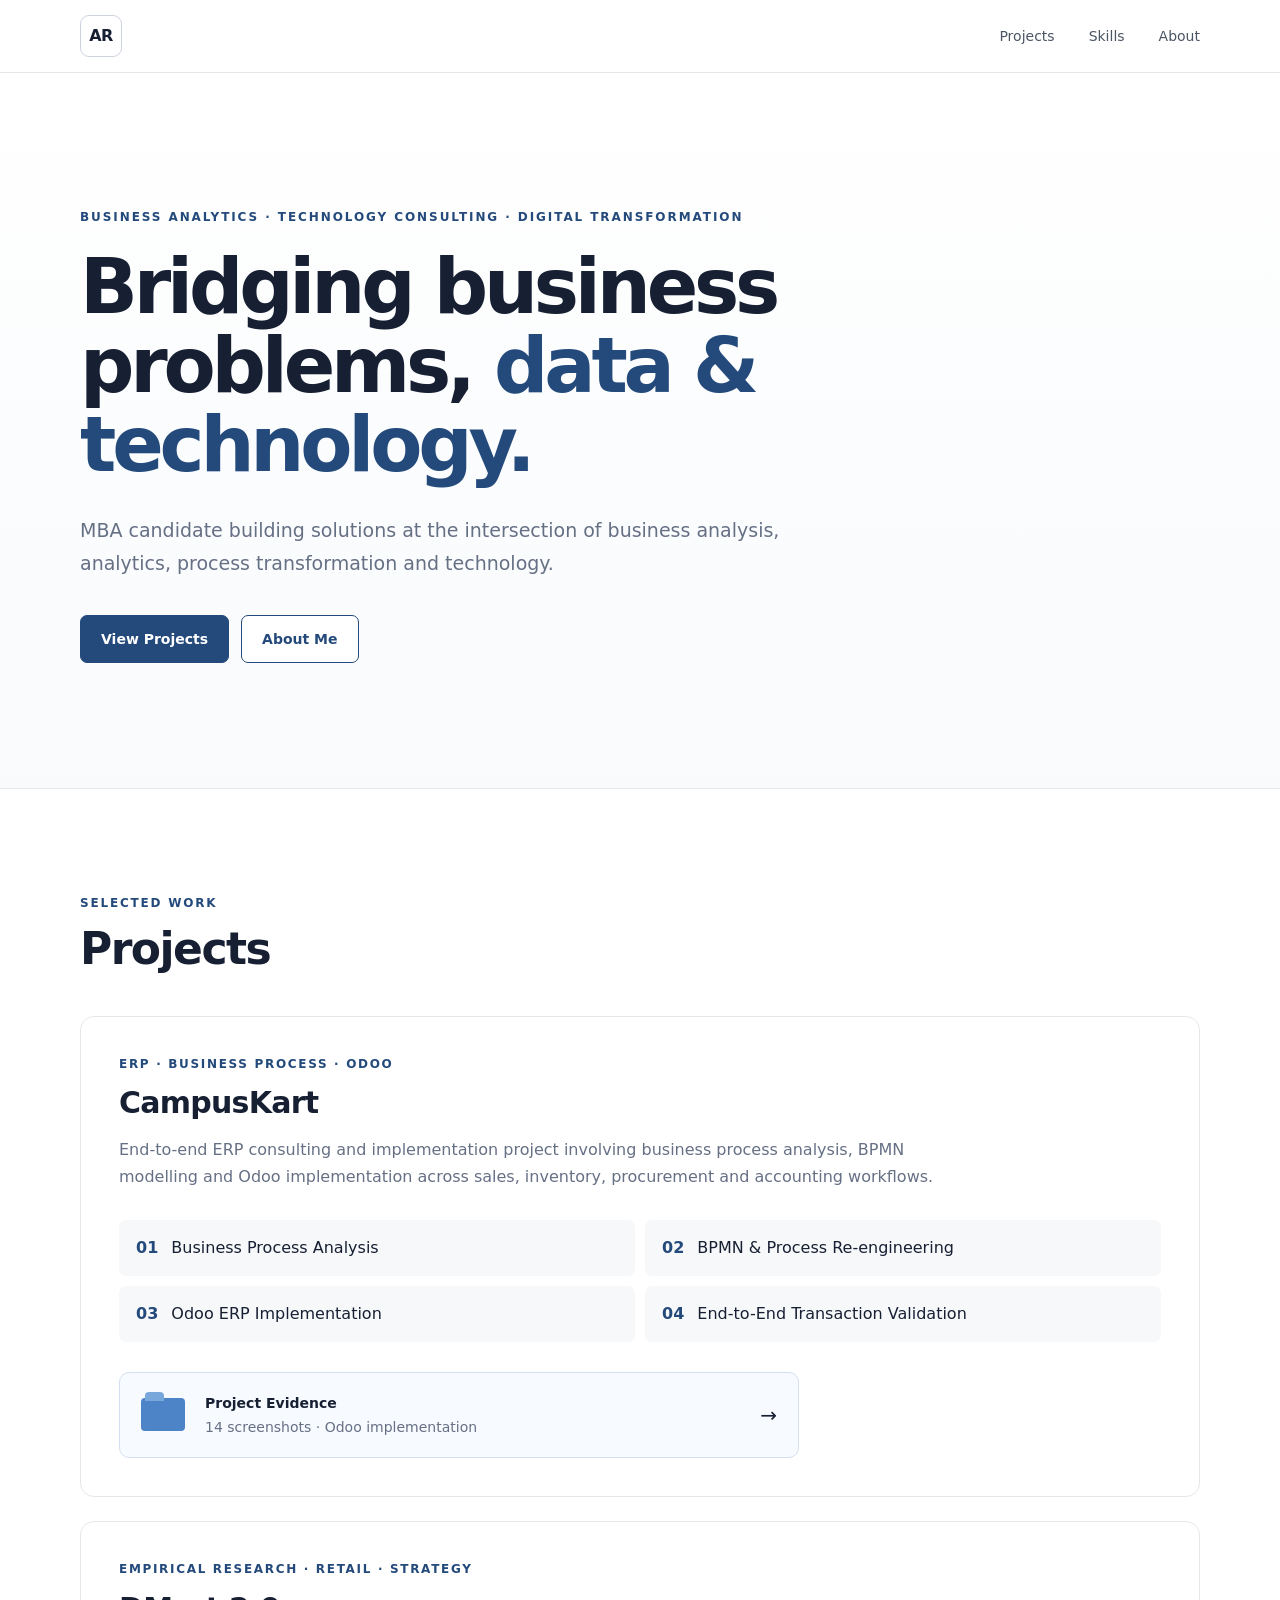
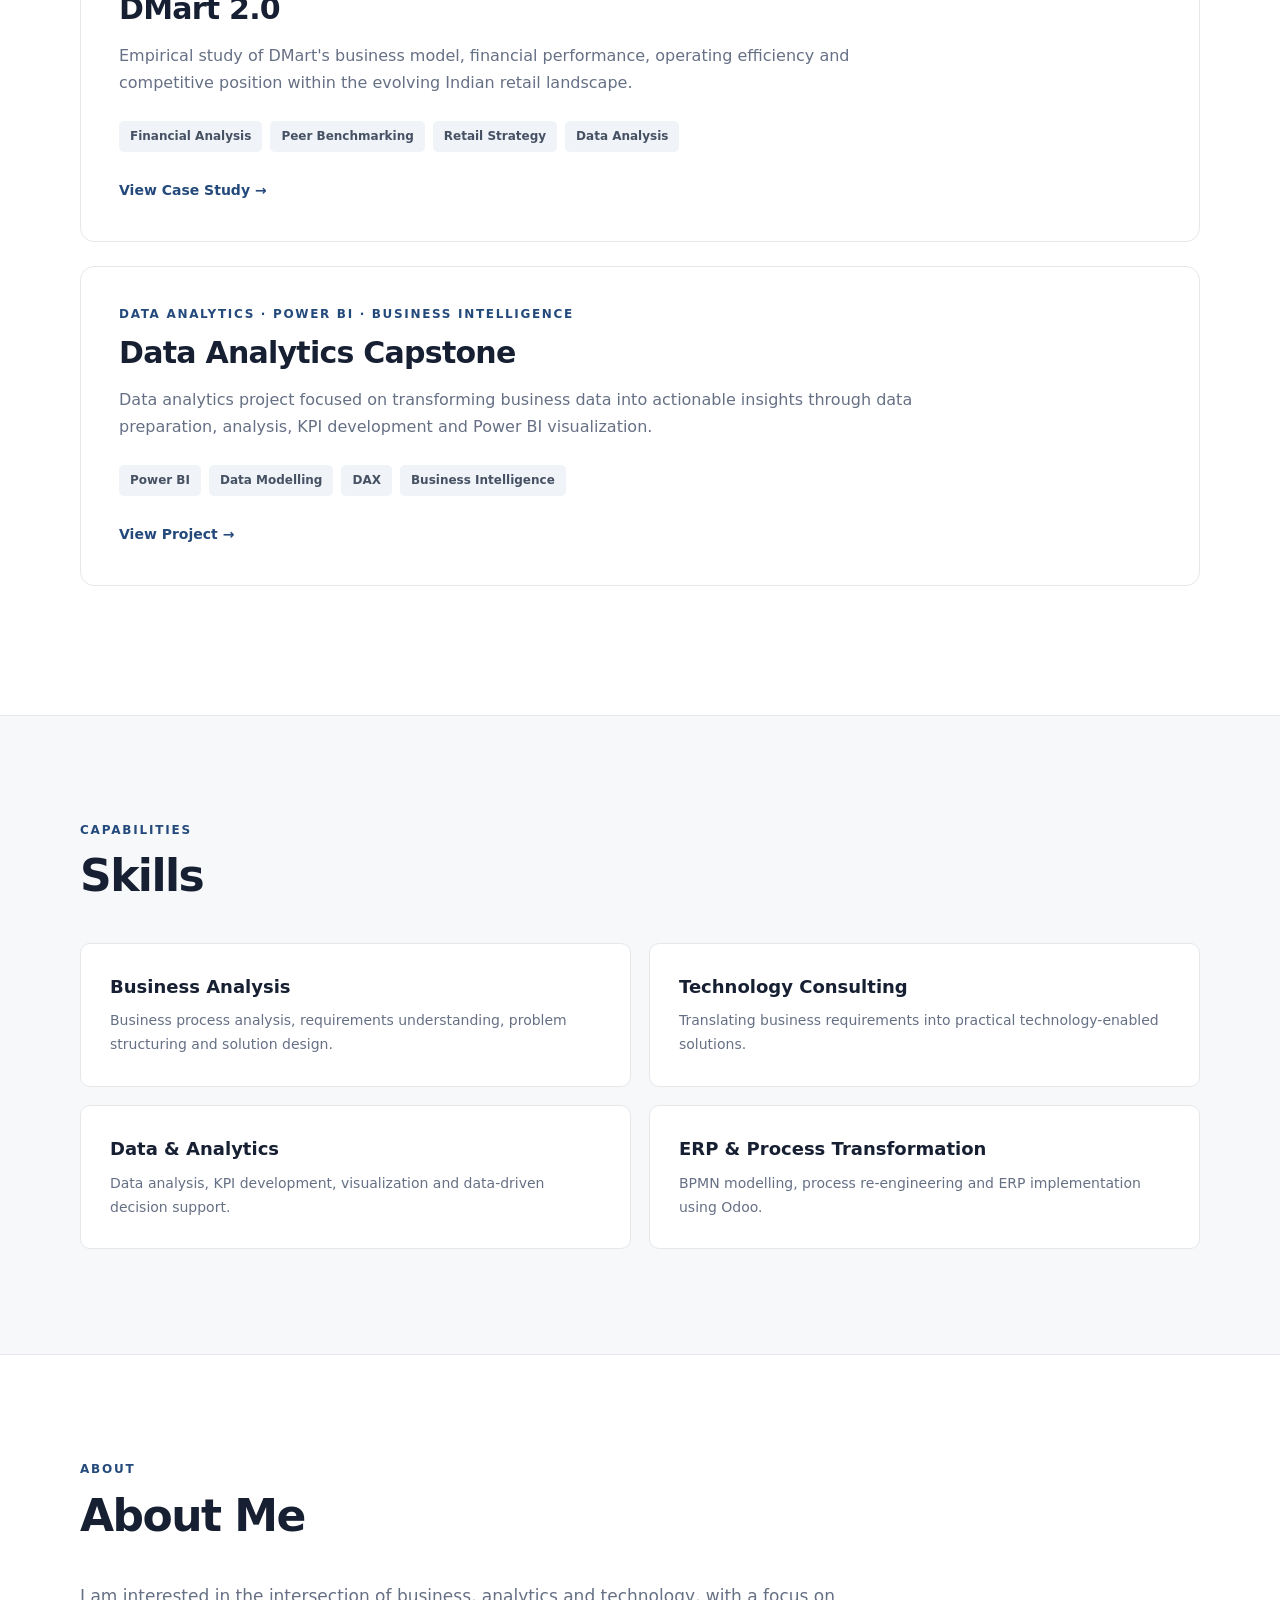
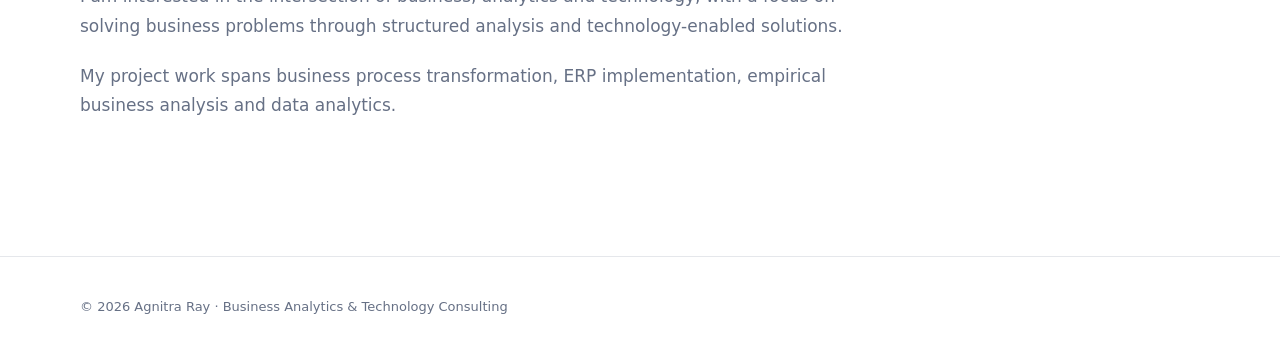
<file: index.html>
<!DOCTYPE html>
<html lang="en">
<head>
  <meta charset="UTF-8">
  <meta name="viewport" content="width=device-width, initial-scale=1.0">

  <title>Agnitra Ray | Business Analytics & Technology Consulting</title>

  <meta name="description"
        content="Agnitra Ray's portfolio showcasing business analytics, technology consulting, ERP implementation and digital transformation projects.">

  <link rel="stylesheet" href="style.css">
</head>

<body>

<header class="site-header">
  <div class="container nav">

    <a class="brand" href="index.html">AR</a>

    <nav>
      <a href="#projects">Projects</a>
      <a href="#skills">Skills</a>
      <a href="#about">About</a>
    </nav>

  </div>
</header>


<main>

  <!-- HERO -->
  <section class="hero">
    <div class="container">

      <p class="eyebrow">
        BUSINESS ANALYTICS · TECHNOLOGY CONSULTING · DIGITAL TRANSFORMATION
      </p>

      <h1>
        Bridging business problems,
        <span>data & technology.</span>
      </h1>

      <p class="hero-text">
        MBA candidate building solutions at the intersection of
        business analysis, analytics, process transformation and technology.
      </p>

      <div class="hero-buttons">
        <a href="#projects" class="btn primary">View Projects</a>
        <a href="#about" class="btn secondary">About Me</a>
      </div>

    </div>
  </section>


  <!-- PROJECTS -->
  <section id="projects" class="section">

    <div class="container">

      <p class="section-label">SELECTED WORK</p>

      <h2>Projects</h2>


      <!-- PROJECT 01 -->
      <article class="project-card">

        <div class="project-header">

          <p class="project-type">
            ERP · BUSINESS PROCESS · ODOO
          </p>

          <h3>CampusKart</h3>

          <p class="project-description">
            End-to-end ERP consulting and implementation project involving
            business process analysis, BPMN modelling and Odoo implementation
            across sales, inventory, procurement and accounting workflows.
          </p>

        </div>


        <div class="project-highlights">

          <div>
            <strong>01</strong>
            <span>Business Process Analysis</span>
          </div>

          <div>
            <strong>02</strong>
            <span>BPMN & Process Re-engineering</span>
          </div>

          <div>
            <strong>03</strong>
            <span>Odoo ERP Implementation</span>
          </div>

          <div>
            <strong>04</strong>
            <span>End-to-End Transaction Validation</span>
          </div>

        </div>


        <div class="project-evidence-link">

          <a href="campuskart-evidence.html" class="evidence-folder">

            <div class="folder-icon"></div>

            <div>
              <strong>Project Evidence</strong>
              <span>14 screenshots · Odoo implementation</span>
            </div>

            <div class="evidence-arrow">→</div>

          </a>

        </div>

      </article>


      <!-- PROJECT 02 -->
      <article class="project-card">

        <div class="project-header">

          <p class="project-type">
            EMPIRICAL RESEARCH · RETAIL · STRATEGY
          </p>

          <h3>DMart 2.0</h3>

          <p class="project-description">
            Empirical study of DMart's business model, financial performance,
            operating efficiency and competitive position within the evolving
            Indian retail landscape.
          </p>

        </div>


        <div class="tags">

          <span>Financial Analysis</span>
          <span>Peer Benchmarking</span>
          <span>Retail Strategy</span>
          <span>Data Analysis</span>

        </div>


        <a href="projects/dmart.html" class="text-link">
          View Case Study →
        </a>

      </article>


      <!-- PROJECT 03 -->
      <article class="project-card">

        <div class="project-header">

          <p class="project-type">
            DATA ANALYTICS · POWER BI · BUSINESS INTELLIGENCE
          </p>

          <h3>Data Analytics Capstone</h3>

          <p class="project-description">
            Data analytics project focused on transforming business data
            into actionable insights through data preparation,
            analysis, KPI development and Power BI visualization.
          </p>

        </div>


        <div class="tags">

          <span>Power BI</span>
          <span>Data Modelling</span>
          <span>DAX</span>
          <span>Business Intelligence</span>

        </div>


        <a href="projects/powerbi.html" class="text-link">
          View Project →
        </a>

      </article>

    </div>

  </section>


  <!-- SKILLS -->
  <section id="skills" class="section skills-section">

    <div class="container">

      <p class="section-label">CAPABILITIES</p>

      <h2>Skills</h2>

      <div class="skills-grid">

        <div class="skill">
          <h3>Business Analysis</h3>
          <p>
            Business process analysis, requirements understanding,
            problem structuring and solution design.
          </p>
        </div>

        <div class="skill">
          <h3>Technology Consulting</h3>
          <p>
            Translating business requirements into practical
            technology-enabled solutions.
          </p>
        </div>

        <div class="skill">
          <h3>Data & Analytics</h3>
          <p>
            Data analysis, KPI development, visualization and
            data-driven decision support.
          </p>
        </div>

        <div class="skill">
          <h3>ERP & Process Transformation</h3>
          <p>
            BPMN modelling, process re-engineering and
            ERP implementation using Odoo.
          </p>
        </div>

      </div>

    </div>

  </section>


  <!-- ABOUT -->
  <section id="about" class="section about-section">

    <div class="container">

      <p class="section-label">ABOUT</p>

      <h2>About Me</h2>

      <p class="about-text">
        I am interested in the intersection of business, analytics
        and technology, with a focus on solving business problems
        through structured analysis and technology-enabled solutions.
      </p>

      <p class="about-text">
        My project work spans business process transformation,
        ERP implementation, empirical business analysis and
        data analytics.
      </p>

    </div>

  </section>

</main>


<footer>

  <div class="container">

    <p>
      © 2026 Agnitra Ray · Business Analytics & Technology Consulting
    </p>

  </div>

</footer>


</body>
</html>
</file>
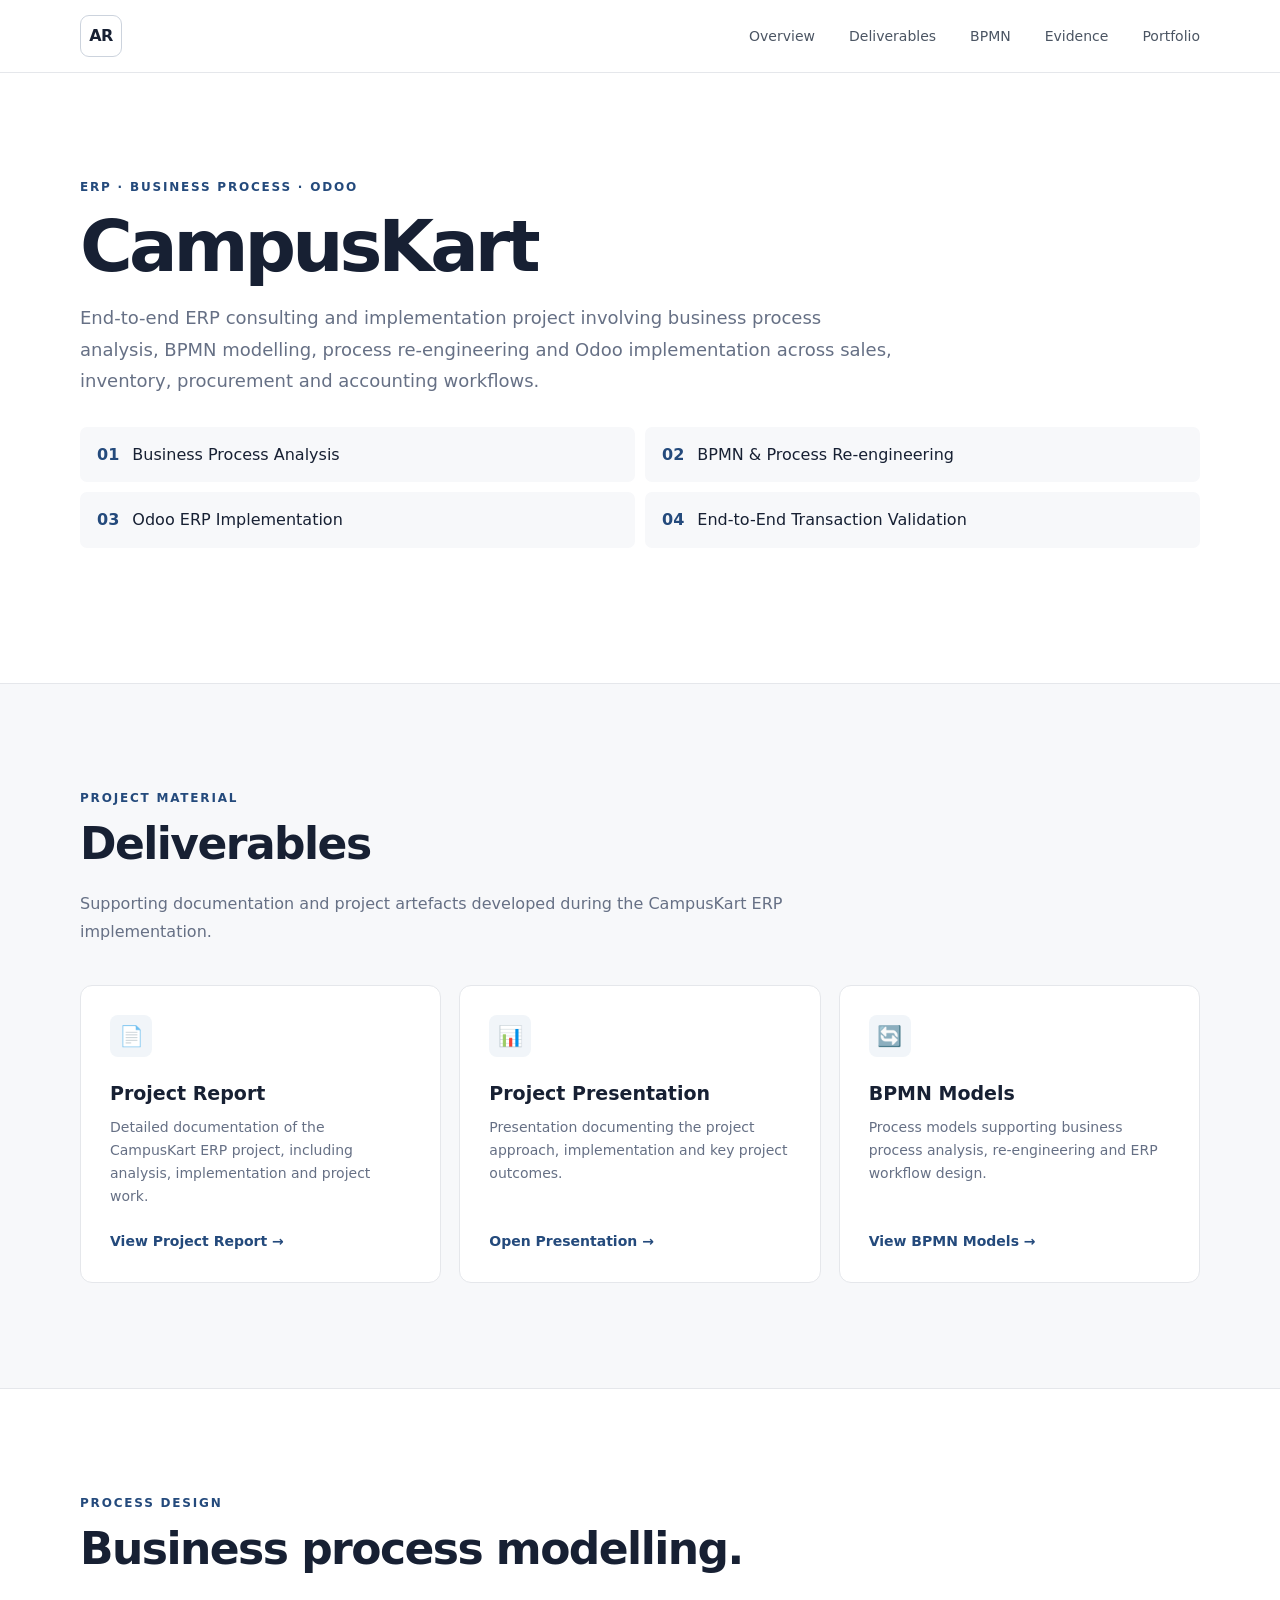
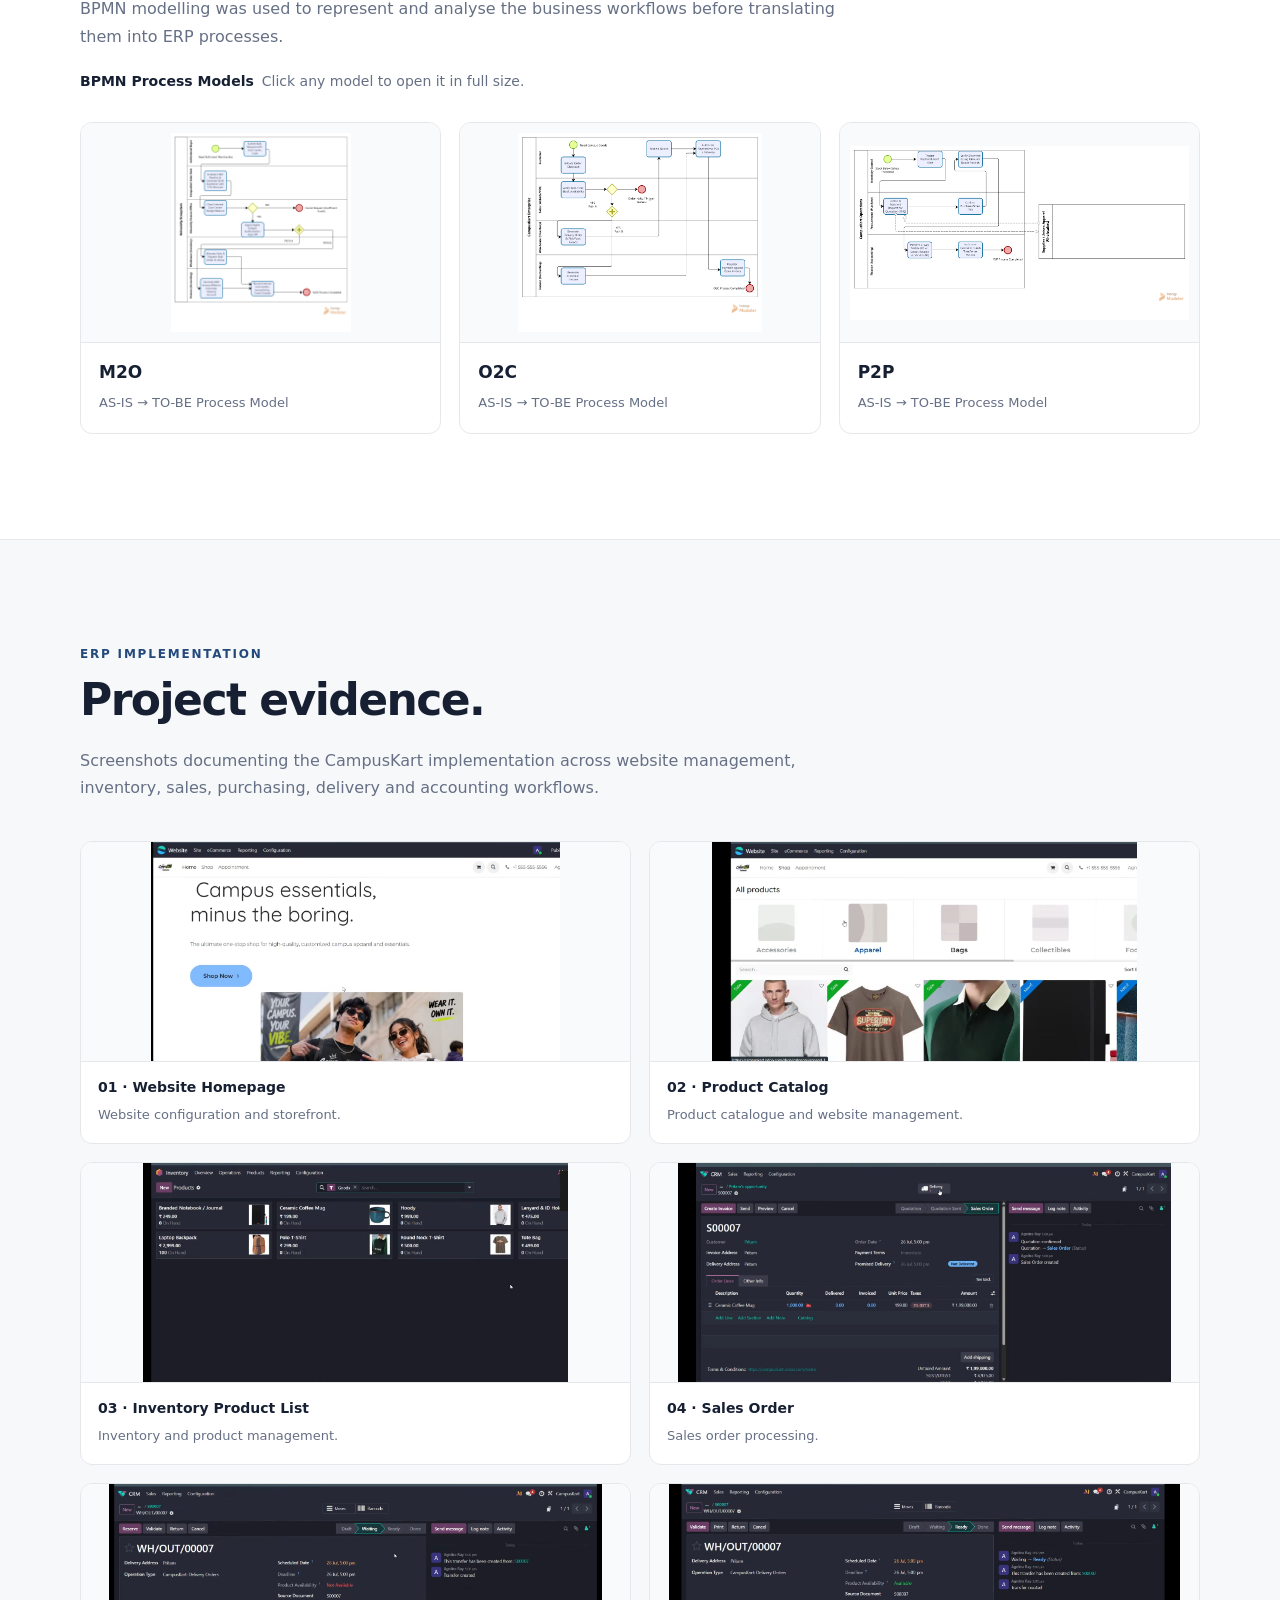
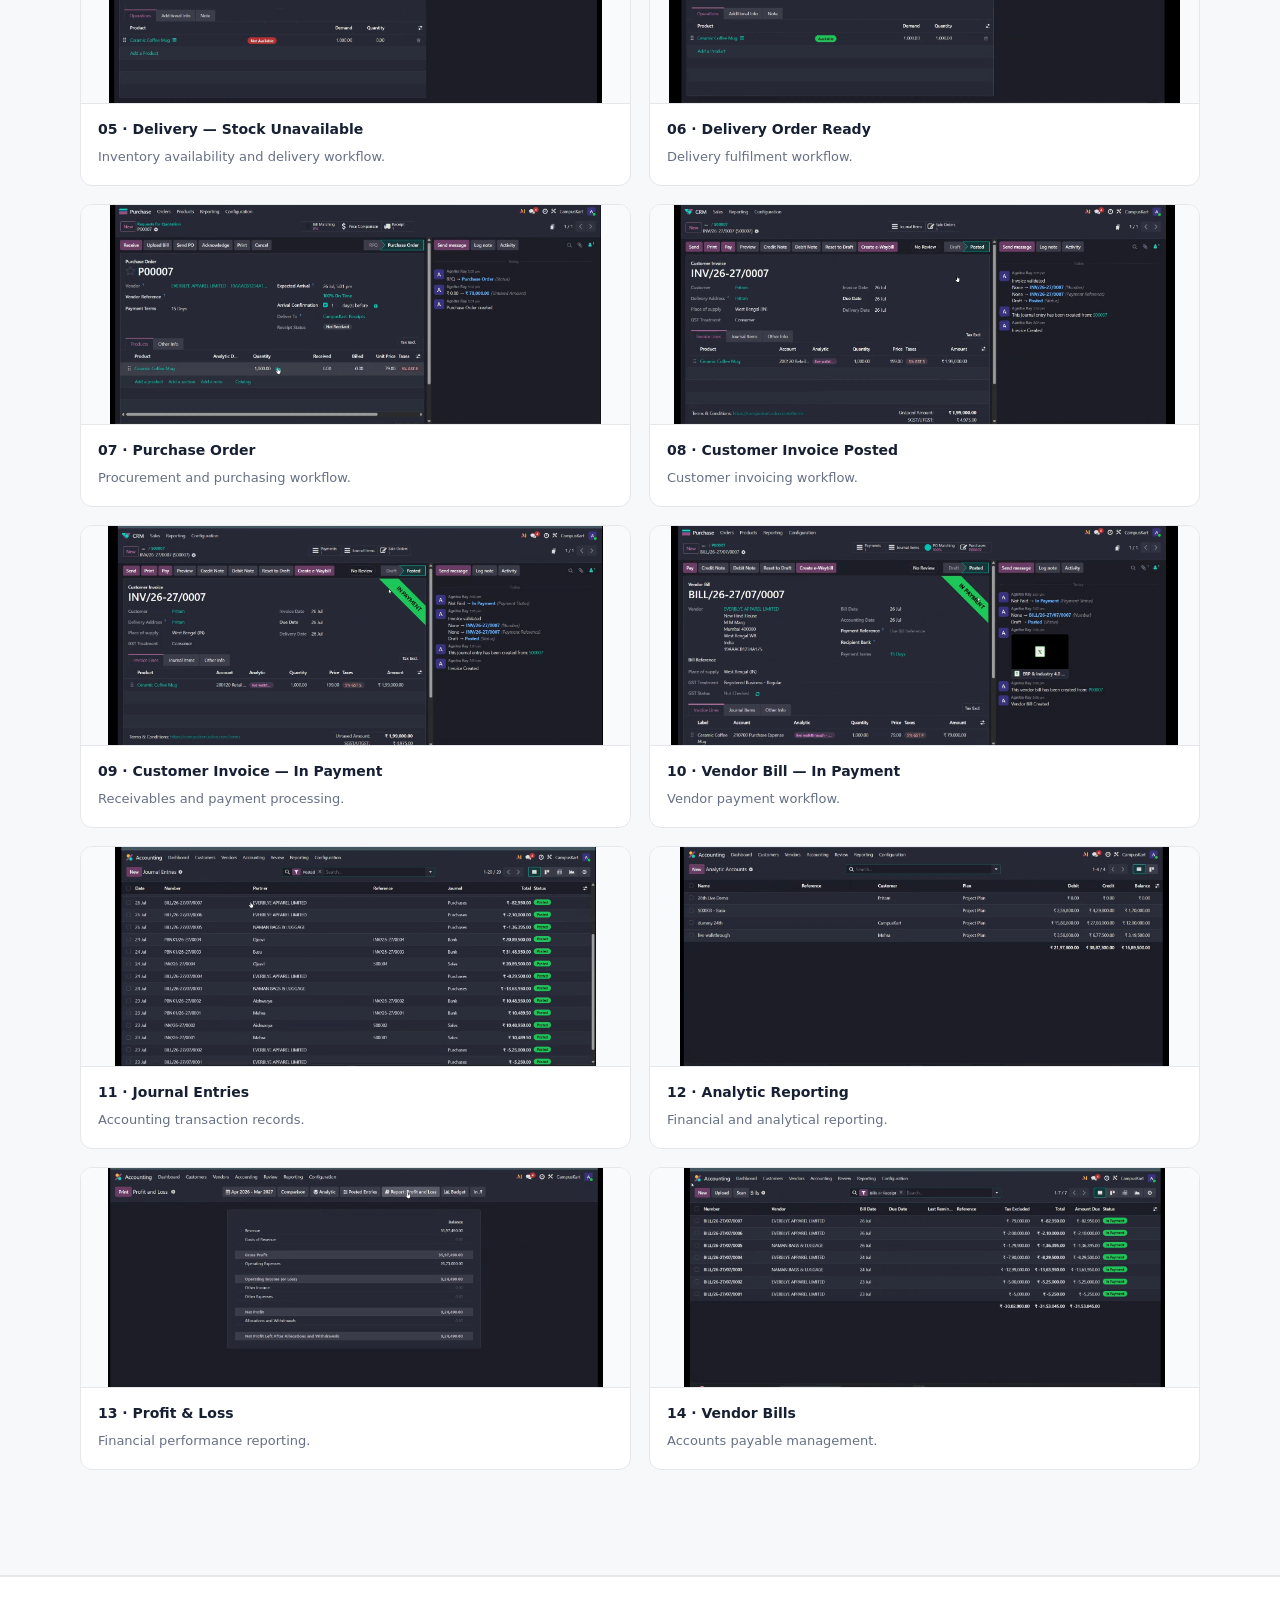
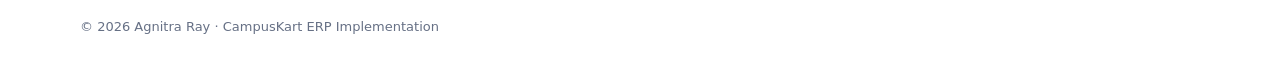
<file: campuskart-evidence.html>
<!DOCTYPE html>
<html lang="en">

<head>

  <meta charset="UTF-8">

  <meta
    name="viewport"
    content="width=device-width, initial-scale=1.0">

  <title>CampusKart | Project Evidence</title>

  <meta
    name="description"
    content="CampusKart ERP implementation project evidence, BPMN process models and supporting documentation by Agnitra Ray.">

  <link rel="stylesheet" href="style.css">

</head>


<body>


<!-- =========================================================
     HEADER
========================================================= -->

<header class="site-header">

  <div class="container nav">

    <a class="brand" href="index.html">
      AR
    </a>

    <nav>

      <a href="#overview">
        Overview
      </a>

      <a href="#deliverables">
        Deliverables
      </a>

      <a href="#bpmn">
        BPMN
      </a>

      <a href="#evidence">
        Evidence
      </a>

      <a href="index.html">
        Portfolio
      </a>

    </nav>

  </div>

</header>



<main>


<!-- =========================================================
     OVERVIEW
========================================================= -->

<section id="overview" class="section">

  <div class="container">

    <p class="section-label">
      ERP · BUSINESS PROCESS · ODOO
    </p>

    <h1>
      CampusKart
    </h1>

    <p class="project-intro">

      End-to-end ERP consulting and implementation project
      involving business process analysis, BPMN modelling,
      process re-engineering and Odoo implementation across
      sales, inventory, procurement and accounting workflows.

    </p>


    <div class="project-highlights">

      <div>
        <strong>01</strong>
        <span>
          Business Process Analysis
        </span>
      </div>

      <div>
        <strong>02</strong>
        <span>
          BPMN & Process Re-engineering
        </span>
      </div>

      <div>
        <strong>03</strong>
        <span>
          Odoo ERP Implementation
        </span>
      </div>

      <div>
        <strong>04</strong>
        <span>
          End-to-End Transaction Validation
        </span>
      </div>

    </div>

  </div>

</section>



<!-- =========================================================
     DELIVERABLES
========================================================= -->

<section id="deliverables" class="section alt">

  <div class="container">

    <p class="section-label">
      PROJECT MATERIAL
    </p>

    <h2>
      Deliverables
    </h2>

    <p class="section-description">

      Supporting documentation and project artefacts
      developed during the CampusKart ERP implementation.

    </p>


    <div class="deliverables-grid">


      <!-- REPORT -->

      <div class="deliverable-card">

        <div class="deliverable-icon">
          📄
        </div>

        <h3>
          Project Report
        </h3>

        <p>

          Detailed documentation of the CampusKart ERP
          project, including analysis, implementation
          and project work.

        </p>

        <a
          href="assets/campuskart/CampusKart_Project_Report.pdf"
          target="_blank"
          class="text-link">

          View Project Report →

        </a>

      </div>



      <!-- PRESENTATION -->

      <div class="deliverable-card">

        <div class="deliverable-icon">
          📊
        </div>

        <h3>
          Project Presentation
        </h3>

        <p>

          Presentation documenting the project approach,
          implementation and key project outcomes.

        </p>

        <a
          href="assets/campuskart/CampusKart_Project_Presentation.pptx"
          target="_blank"
          class="text-link">

          Open Presentation →

        </a>

      </div>



      <!-- BPMN -->

      <div class="deliverable-card">

        <div class="deliverable-icon">
          🔄
        </div>

        <h3>
          BPMN Models
        </h3>

        <p>

          Process models supporting business process
          analysis, re-engineering and ERP workflow design.

        </p>

        <a
          href="#bpmn"
          class="text-link">

          View BPMN Models →

        </a>

      </div>


    </div>

  </div>

</section>



<!-- =========================================================
     BPMN MODELS
========================================================= -->

<section id="bpmn" class="section">

  <div class="container">

    <p class="section-label">
      PROCESS DESIGN
    </p>

    <h2>
      Business process modelling.
    </h2>

    <p class="section-description">

      BPMN modelling was used to represent and analyse
      the business workflows before translating them
      into ERP processes.

    </p>


    <div class="bpmn-notice">

      <strong>
        BPMN Process Models
      </strong>

      <span>
        Click any model to open it in full size.
      </span>

    </div>



    <div class="bpmn-grid">


      <!-- =================================================
           M2O
      ================================================== -->

      <a
        href="assets/campuskart/M2O_AS_%20IS_TO_BE.png"
        target="_blank"
        class="bpmn-card">

        <div class="bpmn-image">

          <img
            src="assets/campuskart/M2O_AS_%20IS_TO_BE.png"
            alt="M2O AS-IS TO-BE BPMN model">

        </div>

        <div class="bpmn-caption">

          <strong>
            M2O
          </strong>

          <span>
            AS-IS → TO-BE Process Model
          </span>

        </div>

      </a>



      <!-- =================================================
           O2C
      ================================================== -->

      <a
        href="assets/campuskart/O2C_AS_%20IS_TO_BE.png"
        target="_blank"
        class="bpmn-card">

        <div class="bpmn-image">

          <img
            src="assets/campuskart/O2C_AS_%20IS_TO_BE.png"
            alt="O2C AS-IS TO-BE BPMN model">

        </div>

        <div class="bpmn-caption">

          <strong>
            O2C
          </strong>

          <span>
            AS-IS → TO-BE Process Model
          </span>

        </div>

      </a>



      <!-- =================================================
           P2P
      ================================================== -->

      <a
        href="assets/campuskart/P2P_AS_%20IS_TO_BE.png"
        target="_blank"
        class="bpmn-card">

        <div class="bpmn-image">

          <img
            src="assets/campuskart/P2P_AS_%20IS_TO_BE.png"
            alt="P2P AS-IS TO-BE BPMN model">

        </div>

        <div class="bpmn-caption">

          <strong>
            P2P
          </strong>

          <span>
            AS-IS → TO-BE Process Model
          </span>

        </div>

      </a>


    </div>

  </div>

</section>



<!-- =========================================================
     PROJECT EVIDENCE
========================================================= -->

<section id="evidence" class="section alt">

  <div class="container">

    <p class="section-label">
      ERP IMPLEMENTATION
    </p>

    <h2>
      Project evidence.
    </h2>

    <p class="section-description">

      Screenshots documenting the CampusKart implementation
      across website management, inventory, sales, purchasing,
      delivery and accounting workflows.

    </p>


    <div class="evidence-grid">


      <!-- 01 -->

      <div class="evidence-card">

        <img
          src="assets/campuskart/01_Website_Homepage.png"
          alt="CampusKart website homepage">

        <div>

          <strong>
            01 · Website Homepage
          </strong>

          <span>
            Website configuration and storefront.
          </span>

        </div>

      </div>



      <!-- 02 -->

      <div class="evidence-card">

        <img
          src="assets/campuskart/02_Website_Product_Catalog.png"
          alt="CampusKart website product catalog">

        <div>

          <strong>
            02 · Product Catalog
          </strong>

          <span>
            Product catalogue and website management.
          </span>

        </div>

      </div>



      <!-- 03 -->

      <div class="evidence-card">

        <img
          src="assets/campuskart/03_Inventory_Product_List.png"
          alt="CampusKart inventory product list">

        <div>

          <strong>
            03 · Inventory Product List
          </strong>

          <span>
            Inventory and product management.
          </span>

        </div>

      </div>



      <!-- 04 -->

      <div class="evidence-card">

        <img
          src="assets/campuskart/04_Sales_Order_S00007.png"
          alt="CampusKart sales order">

        <div>

          <strong>
            04 · Sales Order
          </strong>

          <span>
            Sales order processing.
          </span>

        </div>

      </div>



      <!-- 05 -->

      <div class="evidence-card">

        <img
          src="assets/campuskart/05_Delivery_Order_Stock_Unavailable.png"
          alt="CampusKart delivery order stock unavailable">

        <div>

          <strong>
            05 · Delivery — Stock Unavailable
          </strong>

          <span>
            Inventory availability and delivery workflow.
          </span>

        </div>

      </div>



      <!-- 06 -->

      <div class="evidence-card">

        <img
          src="assets/campuskart/06_Delivery_Order_Ready.png"
          alt="CampusKart delivery order ready">

        <div>

          <strong>
            06 · Delivery Order Ready
          </strong>

          <span>
            Delivery fulfilment workflow.
          </span>

        </div>

      </div>



      <!-- 07 -->

      <div class="evidence-card">

        <img
          src="assets/campuskart/07_Purchase_Order_P00007.png"
          alt="CampusKart purchase order">

        <div>

          <strong>
            07 · Purchase Order
          </strong>

          <span>
            Procurement and purchasing workflow.
          </span>

        </div>

      </div>



      <!-- 08 -->

      <div class="evidence-card">

        <img
          src="assets/campuskart/08_Customer_Invoice_Posted.png"
          alt="CampusKart customer invoice posted">

        <div>

          <strong>
            08 · Customer Invoice Posted
          </strong>

          <span>
            Customer invoicing workflow.
          </span>

        </div>

      </div>



      <!-- 09 -->

      <div class="evidence-card">

        <img
          src="assets/campuskart/09_Customer_Invoice_In_Payment.png"
          alt="CampusKart customer invoice in payment">

        <div>

          <strong>
            09 · Customer Invoice — In Payment
          </strong>

          <span>
            Receivables and payment processing.
          </span>

        </div>

      </div>



      <!-- 10 -->

      <div class="evidence-card">

        <img
          src="assets/campuskart/10_Vendor_Bill_In_Payment.png"
          alt="CampusKart vendor bill in payment">

        <div>

          <strong>
            10 · Vendor Bill — In Payment
          </strong>

          <span>
            Vendor payment workflow.
          </span>

        </div>

      </div>



      <!-- 11 -->

      <div class="evidence-card">

        <img
          src="assets/campuskart/11_Journal_Entries.png"
          alt="CampusKart journal entries">

        <div>

          <strong>
            11 · Journal Entries
          </strong>

          <span>
            Accounting transaction records.
          </span>

        </div>

      </div>



      <!-- 12 -->

      <div class="evidence-card">

        <img
          src="assets/campuskart/12_Analytic_Reporting.png"
          alt="CampusKart analytic reporting">

        <div>

          <strong>
            12 · Analytic Reporting
          </strong>

          <span>
            Financial and analytical reporting.
          </span>

        </div>

      </div>



      <!-- 13 -->

      <div class="evidence-card">

        <img
          src="assets/campuskart/13_Profit_and_Loss.png"
          alt="CampusKart profit and loss report">

        <div>

          <strong>
            13 · Profit & Loss
          </strong>

          <span>
            Financial performance reporting.
          </span>

        </div>

      </div>



      <!-- 14 -->

      <div class="evidence-card">

        <img
          src="assets/campuskart/14_Vendor_Bills_List.png"
          alt="CampusKart vendor bills list">

        <div>

          <strong>
            14 · Vendor Bills
          </strong>

          <span>
            Accounts payable management.
          </span>

        </div>

      </div>


    </div>

  </div>

</section>


</main>



<!-- =========================================================
     FOOTER
========================================================= -->

<footer class="site-footer">

  <div class="container">

    <p>
      © 2026 Agnitra Ray · CampusKart ERP Implementation
    </p>

  </div>

</footer>


</body>

</html>
</file>
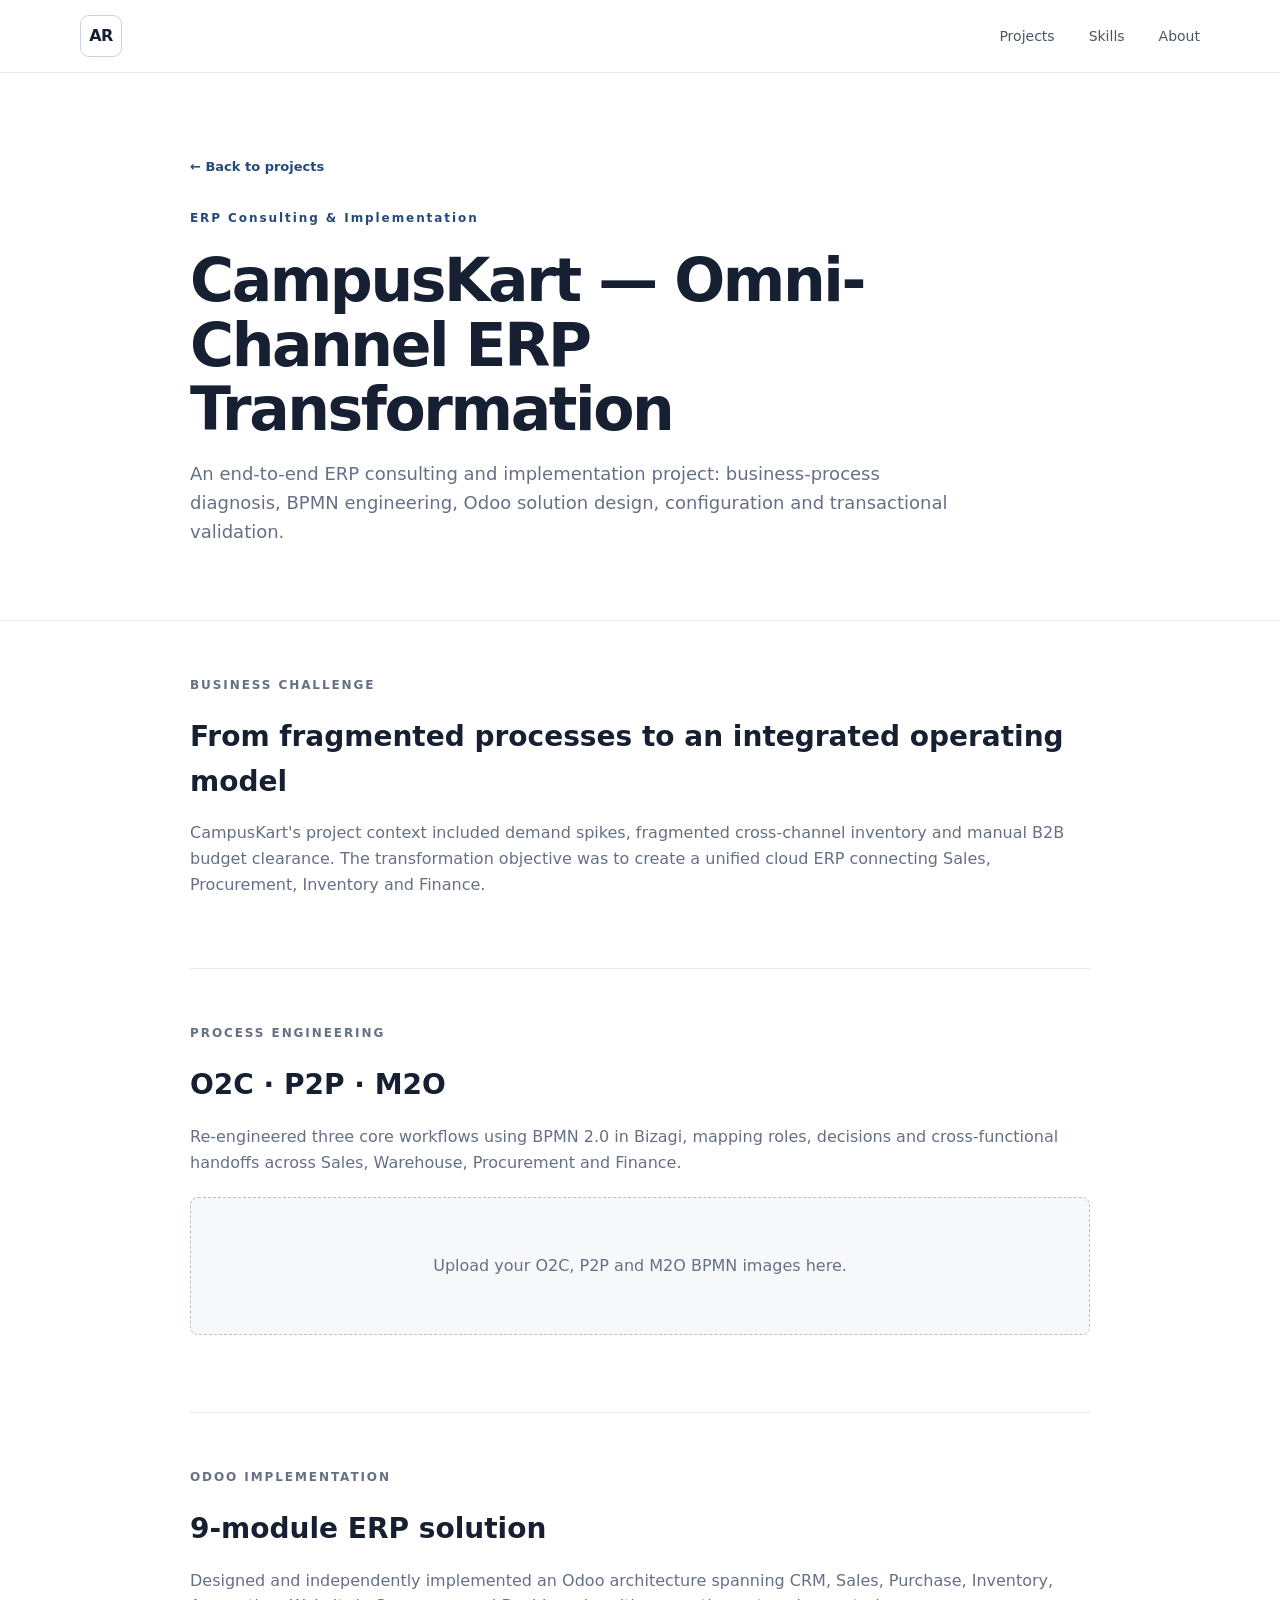
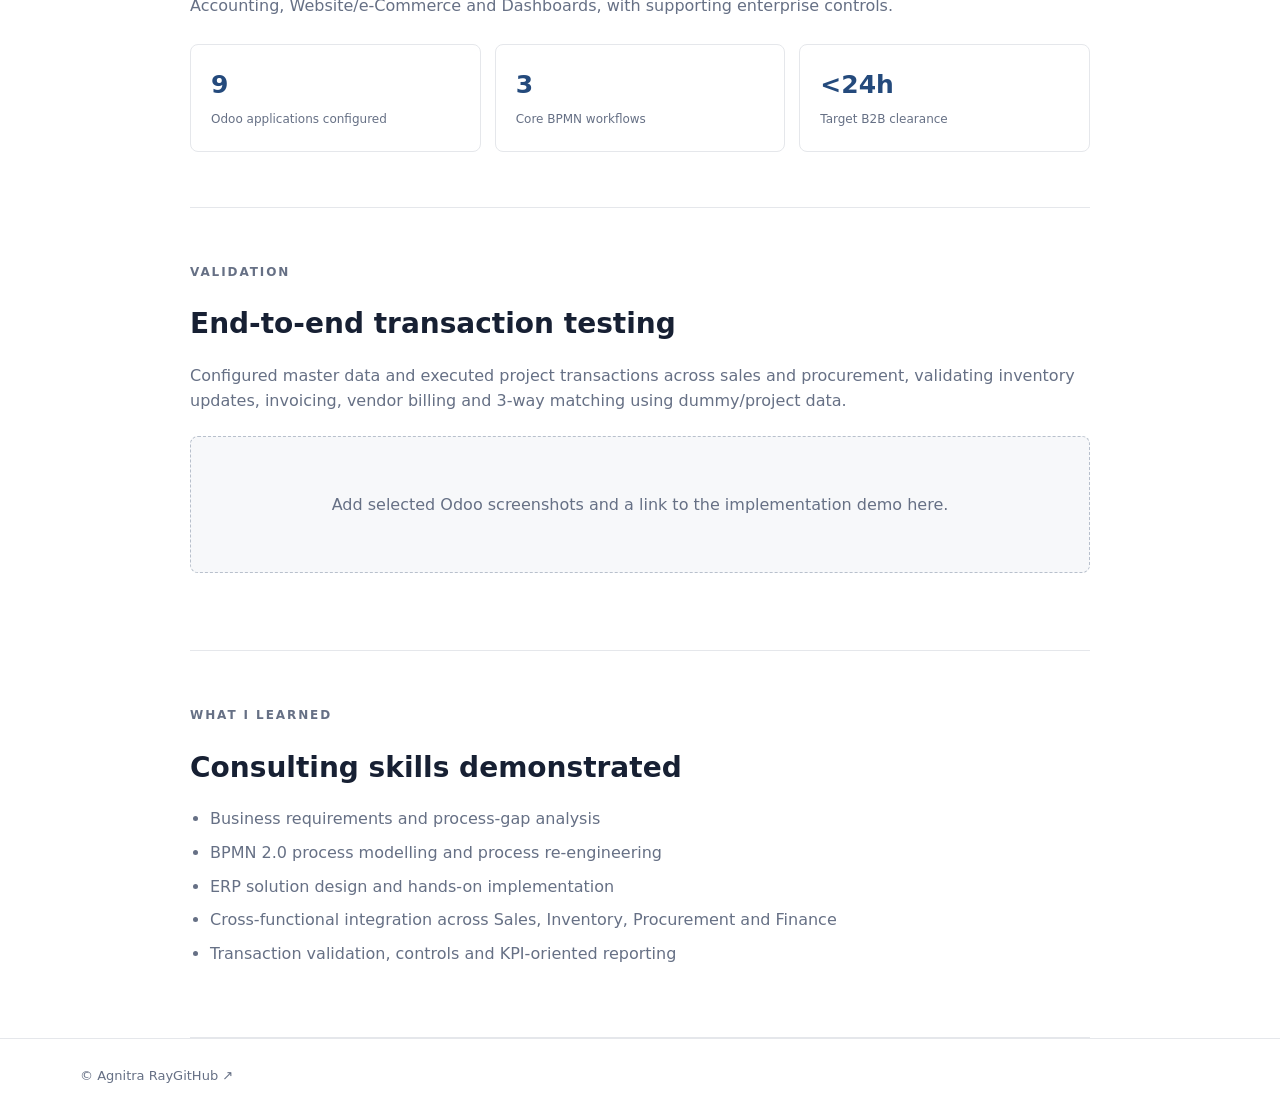
<file: projects/campuskart.html>
<!DOCTYPE html>
<html lang="en">
<head>
  <meta charset="UTF-8">
  <meta name="viewport" content="width=device-width, initial-scale=1.0">
  <title>CampusKart — Omni-Channel ERP Transformation | Agnitra Ray</title>
  <link rel="stylesheet" href="../style.css">
  <style>
    .case-hero{padding:80px 0 55px;border-bottom:1px solid var(--line)}
    .back{font-size:13px;font-weight:800;color:var(--accent)}
    .case-hero h1{font-size:clamp(38px,5vw,60px);line-height:1.08;letter-spacing:-.04em;margin:18px 0 12px;max-width:900px}
    .case-sub{font-size:18px;color:var(--muted);max-width:760px}
    .case-wrap{width:min(900px,calc(100% - 48px));margin:0 auto}
    .case-section{padding:55px 0;border-bottom:1px solid var(--line)}
    .case-section h2{font-size:28px;margin:0 0 14px}
    .case-section p{color:var(--muted)}
    .metric-grid{display:grid;grid-template-columns:repeat(3,1fr);gap:14px;margin-top:25px}
    .metric{border:1px solid var(--line);padding:20px;border-radius:8px;background:#fff}
    .metric strong{display:block;font-size:25px;color:var(--accent)}
    .metric span{font-size:12px;color:var(--muted)}
    .asset-slot{border:1px dashed #b8c0cc;background:var(--soft);padding:55px 20px;text-align:center;color:var(--muted);border-radius:8px;margin:22px 0}
    .case-list{padding-left:20px;color:var(--muted)}
    .case-list li{margin:8px 0}
    @media(max-width:700px){.metric-grid{grid-template-columns:1fr}.case-wrap{width:calc(100% - 32px)}}
  </style>
</head>
<body>
<header class="site-header"><div class="container nav"><a class="brand" href="../index.html">AR</a><nav><a href="../index.html#projects">Projects</a><a href="../index.html#skills">Skills</a><a href="../index.html#about">About</a></nav></div></header>
<main>
  <section class="case-hero"><div class="case-wrap"><a class="back" href="../index.html#projects">← Back to projects</a><p class="eyebrow" style="margin-top:30px">ERP Consulting & Implementation</p><h1>CampusKart — Omni-Channel ERP Transformation</h1><p class="case-sub">An end-to-end ERP consulting and implementation project: business-process diagnosis, BPMN engineering, Odoo solution design, configuration and transactional validation.</p></div></section>
  <div class="case-wrap"><section class="case-section"><p class="eyebrow">BUSINESS CHALLENGE</p><h2>From fragmented processes to an integrated operating model</h2><p>CampusKart's project context included demand spikes, fragmented cross-channel inventory and manual B2B budget clearance. The transformation objective was to create a unified cloud ERP connecting Sales, Procurement, Inventory and Finance.</p></section>
<section class="case-section"><p class="eyebrow">PROCESS ENGINEERING</p><h2>O2C · P2P · M2O</h2><p>Re-engineered three core workflows using BPMN 2.0 in Bizagi, mapping roles, decisions and cross-functional handoffs across Sales, Warehouse, Procurement and Finance.</p><div class='asset-slot'>Upload your O2C, P2P and M2O BPMN images here.</div></section>
<section class="case-section"><p class="eyebrow">ODOO IMPLEMENTATION</p><h2>9-module ERP solution</h2><p>Designed and independently implemented an Odoo architecture spanning CRM, Sales, Purchase, Inventory, Accounting, Website/e-Commerce and Dashboards, with supporting enterprise controls.</p><div class='metric-grid'><div class='metric'><strong>9</strong><span>Odoo applications configured</span></div><div class='metric'><strong>3</strong><span>Core BPMN workflows</span></div><div class='metric'><strong>&lt;24h</strong><span>Target B2B clearance</span></div></div></section>
<section class="case-section"><p class="eyebrow">VALIDATION</p><h2>End-to-end transaction testing</h2><p>Configured master data and executed project transactions across sales and procurement, validating inventory updates, invoicing, vendor billing and 3-way matching using dummy/project data.</p><div class='asset-slot'>Add selected Odoo screenshots and a link to the implementation demo here.</div></section>
<section class="case-section"><p class="eyebrow">WHAT I LEARNED</p><h2>Consulting skills demonstrated</h2><ul class='case-list'><li>Business requirements and process-gap analysis</li><li>BPMN 2.0 process modelling and process re-engineering</li><li>ERP solution design and hands-on implementation</li><li>Cross-functional integration across Sales, Inventory, Procurement and Finance</li><li>Transaction validation, controls and KPI-oriented reporting</li></ul></section>
</div>
</main>
<footer class="site-footer"><div class="container footer-inner"><span>© Agnitra Ray</span><a href="https://github.com/agnitra-ray" target="_blank" rel="noopener">GitHub ↗</a></div></footer>
</body>
</html>
</file>
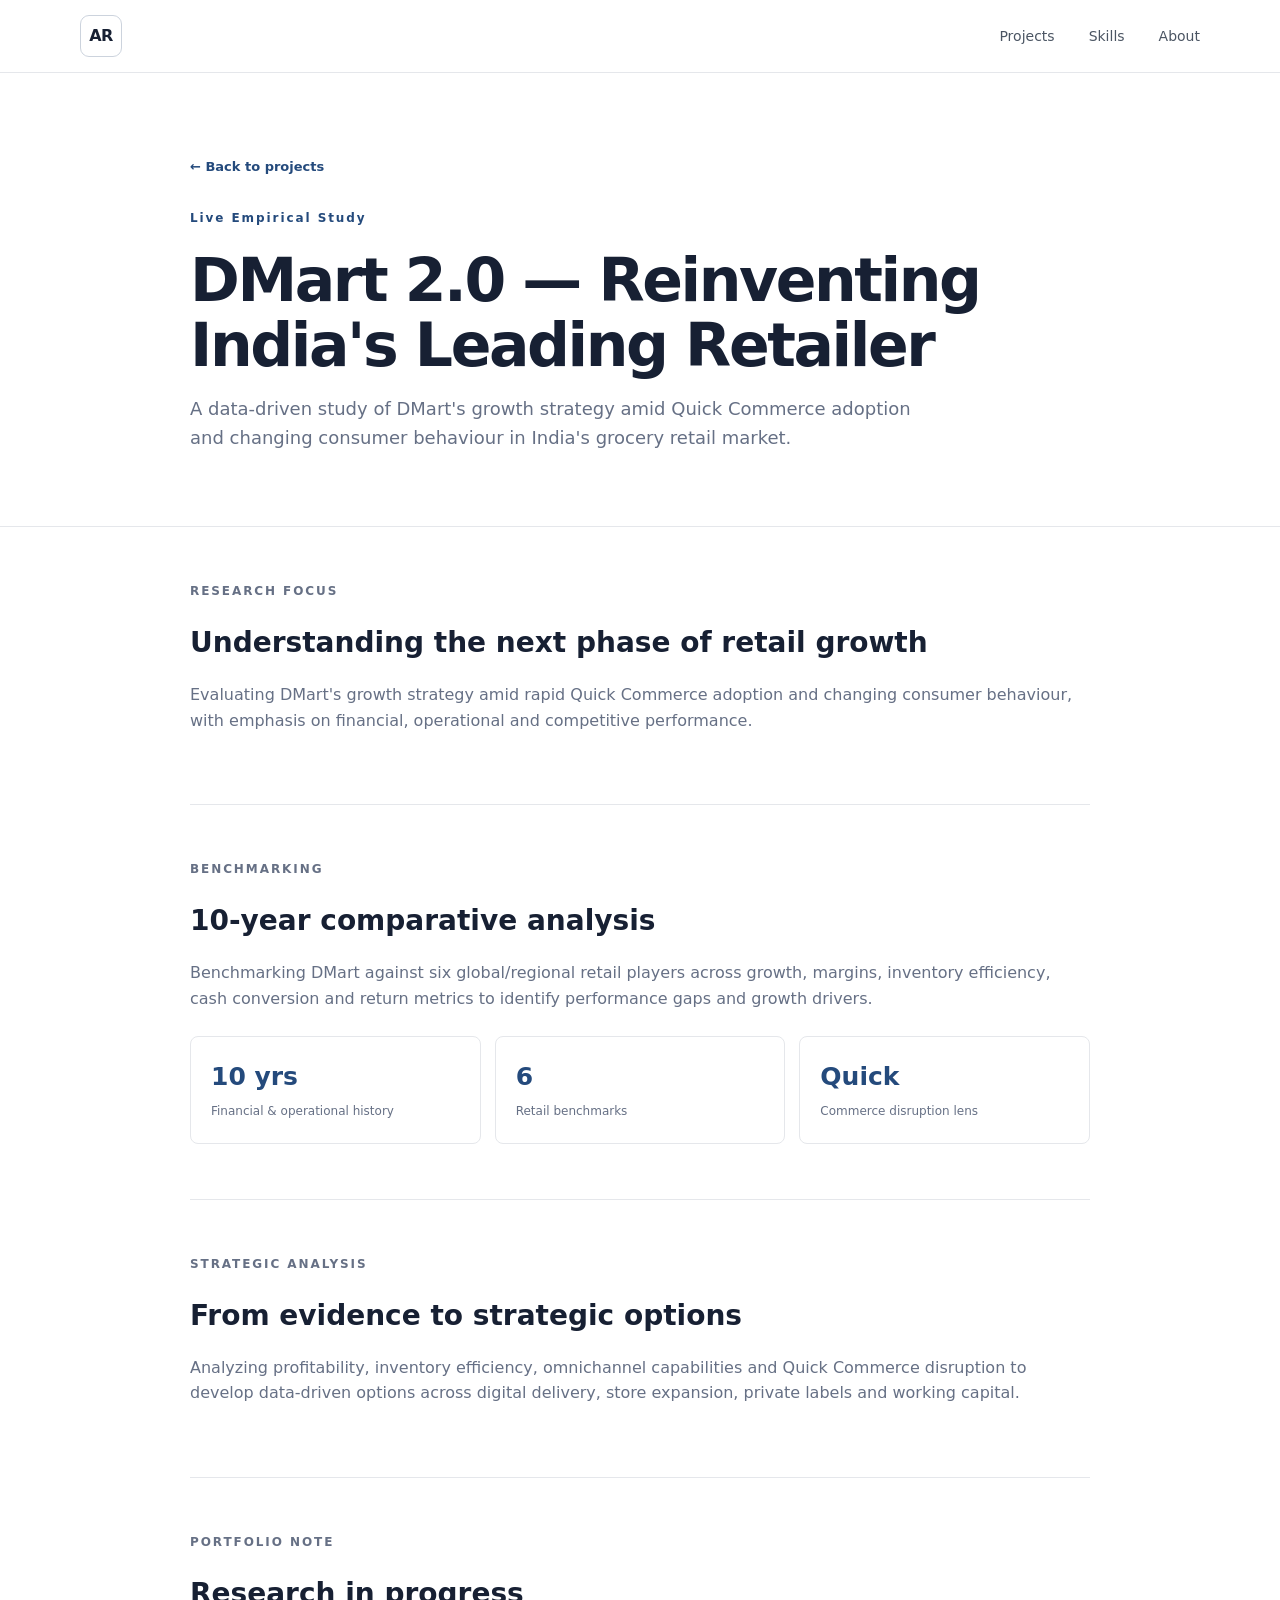
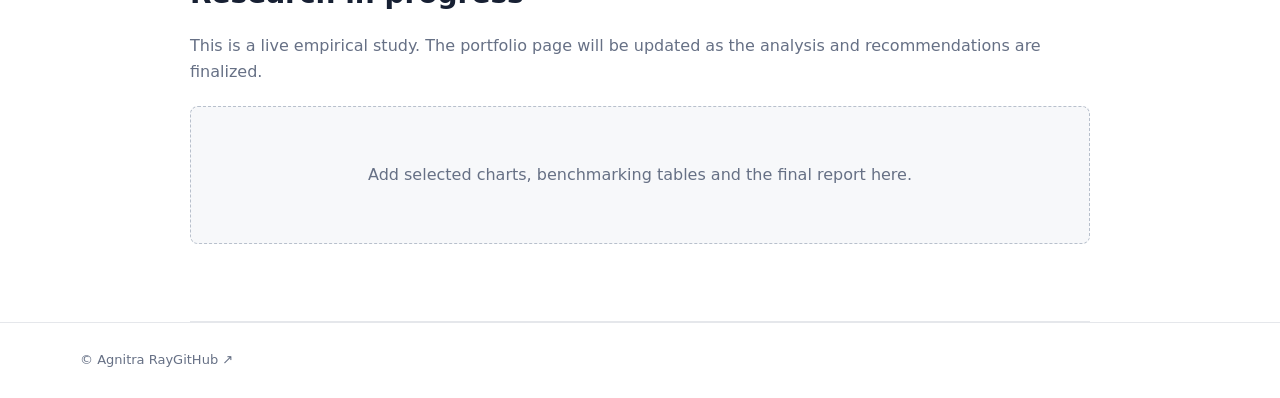
<file: projects/dmart.html>
<!DOCTYPE html>
<html lang="en">
<head>
  <meta charset="UTF-8">
  <meta name="viewport" content="width=device-width, initial-scale=1.0">
  <title>DMart 2.0 — Reinventing India's Leading Retailer | Agnitra Ray</title>
  <link rel="stylesheet" href="../style.css">
  <style>
    .case-hero{padding:80px 0 55px;border-bottom:1px solid var(--line)}
    .back{font-size:13px;font-weight:800;color:var(--accent)}
    .case-hero h1{font-size:clamp(38px,5vw,60px);line-height:1.08;letter-spacing:-.04em;margin:18px 0 12px;max-width:900px}
    .case-sub{font-size:18px;color:var(--muted);max-width:760px}
    .case-wrap{width:min(900px,calc(100% - 48px));margin:0 auto}
    .case-section{padding:55px 0;border-bottom:1px solid var(--line)}
    .case-section h2{font-size:28px;margin:0 0 14px}
    .case-section p{color:var(--muted)}
    .metric-grid{display:grid;grid-template-columns:repeat(3,1fr);gap:14px;margin-top:25px}
    .metric{border:1px solid var(--line);padding:20px;border-radius:8px;background:#fff}
    .metric strong{display:block;font-size:25px;color:var(--accent)}
    .metric span{font-size:12px;color:var(--muted)}
    .asset-slot{border:1px dashed #b8c0cc;background:var(--soft);padding:55px 20px;text-align:center;color:var(--muted);border-radius:8px;margin:22px 0}
    .case-list{padding-left:20px;color:var(--muted)}
    .case-list li{margin:8px 0}
    @media(max-width:700px){.metric-grid{grid-template-columns:1fr}.case-wrap{width:calc(100% - 32px)}}
  </style>
</head>
<body>
<header class="site-header"><div class="container nav"><a class="brand" href="../index.html">AR</a><nav><a href="../index.html#projects">Projects</a><a href="../index.html#skills">Skills</a><a href="../index.html#about">About</a></nav></div></header>
<main>
  <section class="case-hero"><div class="case-wrap"><a class="back" href="../index.html#projects">← Back to projects</a><p class="eyebrow" style="margin-top:30px">Live Empirical Study</p><h1>DMart 2.0 — Reinventing India's Leading Retailer</h1><p class="case-sub">A data-driven study of DMart's growth strategy amid Quick Commerce adoption and changing consumer behaviour in India's grocery retail market.</p></div></section>
  <div class="case-wrap"><section class="case-section"><p class="eyebrow">RESEARCH FOCUS</p><h2>Understanding the next phase of retail growth</h2><p>Evaluating DMart's growth strategy amid rapid Quick Commerce adoption and changing consumer behaviour, with emphasis on financial, operational and competitive performance.</p></section>
<section class="case-section"><p class="eyebrow">BENCHMARKING</p><h2>10-year comparative analysis</h2><p>Benchmarking DMart against six global/regional retail players across growth, margins, inventory efficiency, cash conversion and return metrics to identify performance gaps and growth drivers.</p><div class='metric-grid'><div class='metric'><strong>10 yrs</strong><span>Financial & operational history</span></div><div class='metric'><strong>6</strong><span>Retail benchmarks</span></div><div class='metric'><strong>Quick</strong><span>Commerce disruption lens</span></div></div></section>
<section class="case-section"><p class="eyebrow">STRATEGIC ANALYSIS</p><h2>From evidence to strategic options</h2><p>Analyzing profitability, inventory efficiency, omnichannel capabilities and Quick Commerce disruption to develop data-driven options across digital delivery, store expansion, private labels and working capital.</p></section>
<section class="case-section"><p class="eyebrow">PORTFOLIO NOTE</p><h2>Research in progress</h2><p>This is a live empirical study. The portfolio page will be updated as the analysis and recommendations are finalized.</p><div class='asset-slot'>Add selected charts, benchmarking tables and the final report here.</div></section>
</div>
</main>
<footer class="site-footer"><div class="container footer-inner"><span>© Agnitra Ray</span><a href="https://github.com/agnitra-ray" target="_blank" rel="noopener">GitHub ↗</a></div></footer>
</body>
</html>
</file>
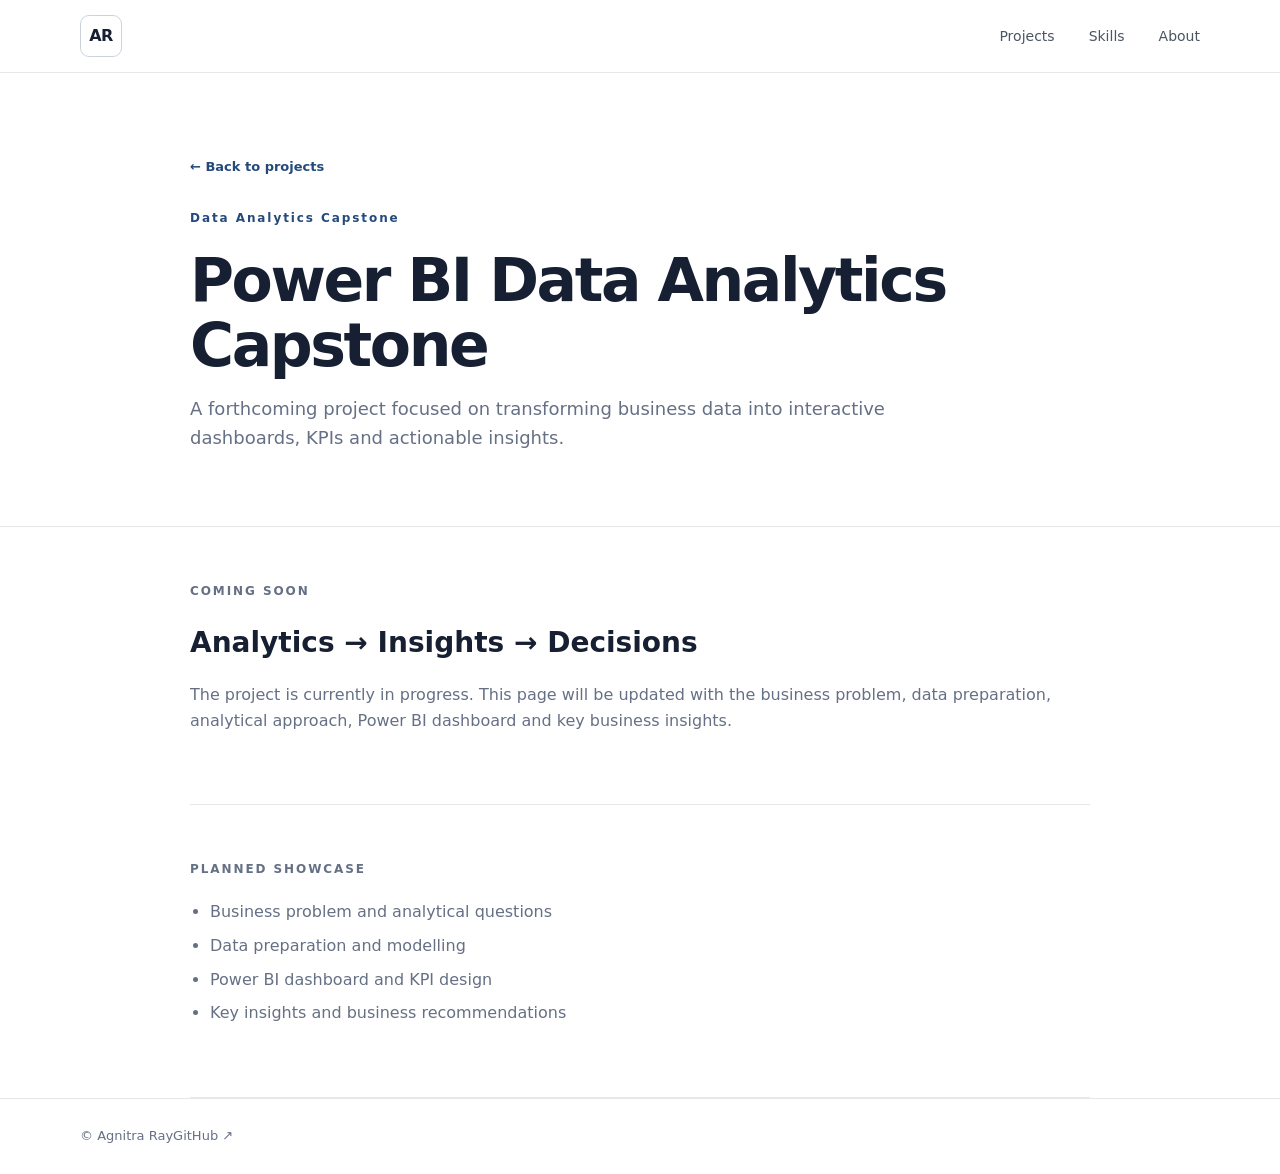
<file: projects/powerbi.html>
<!DOCTYPE html>
<html lang="en">
<head>
  <meta charset="UTF-8">
  <meta name="viewport" content="width=device-width, initial-scale=1.0">
  <title>Power BI Data Analytics Capstone | Agnitra Ray</title>
  <link rel="stylesheet" href="../style.css">
  <style>
    .case-hero{padding:80px 0 55px;border-bottom:1px solid var(--line)}
    .back{font-size:13px;font-weight:800;color:var(--accent)}
    .case-hero h1{font-size:clamp(38px,5vw,60px);line-height:1.08;letter-spacing:-.04em;margin:18px 0 12px;max-width:900px}
    .case-sub{font-size:18px;color:var(--muted);max-width:760px}
    .case-wrap{width:min(900px,calc(100% - 48px));margin:0 auto}
    .case-section{padding:55px 0;border-bottom:1px solid var(--line)}
    .case-section h2{font-size:28px;margin:0 0 14px}
    .case-section p{color:var(--muted)}
    .metric-grid{display:grid;grid-template-columns:repeat(3,1fr);gap:14px;margin-top:25px}
    .metric{border:1px solid var(--line);padding:20px;border-radius:8px;background:#fff}
    .metric strong{display:block;font-size:25px;color:var(--accent)}
    .metric span{font-size:12px;color:var(--muted)}
    .asset-slot{border:1px dashed #b8c0cc;background:var(--soft);padding:55px 20px;text-align:center;color:var(--muted);border-radius:8px;margin:22px 0}
    .case-list{padding-left:20px;color:var(--muted)}
    .case-list li{margin:8px 0}
    @media(max-width:700px){.metric-grid{grid-template-columns:1fr}.case-wrap{width:calc(100% - 32px)}}
  </style>
</head>
<body>
<header class="site-header"><div class="container nav"><a class="brand" href="../index.html">AR</a><nav><a href="../index.html#projects">Projects</a><a href="../index.html#skills">Skills</a><a href="../index.html#about">About</a></nav></div></header>
<main>
  <section class="case-hero"><div class="case-wrap"><a class="back" href="../index.html#projects">← Back to projects</a><p class="eyebrow" style="margin-top:30px">Data Analytics Capstone</p><h1>Power BI Data Analytics Capstone</h1><p class="case-sub">A forthcoming project focused on transforming business data into interactive dashboards, KPIs and actionable insights.</p></div></section>
  <div class="case-wrap"><section class="case-section"><p class="eyebrow">COMING SOON</p><h2>Analytics → Insights → Decisions</h2><p>The project is currently in progress. This page will be updated with the business problem, data preparation, analytical approach, Power BI dashboard and key business insights.</p></section>
<section class="case-section"><p class="eyebrow">PLANNED SHOWCASE</p><ul class='case-list'><li>Business problem and analytical questions</li><li>Data preparation and modelling</li><li>Power BI dashboard and KPI design</li><li>Key insights and business recommendations</li></ul></section>
</div>
</main>
<footer class="site-footer"><div class="container footer-inner"><span>© Agnitra Ray</span><a href="https://github.com/agnitra-ray" target="_blank" rel="noopener">GitHub ↗</a></div></footer>
</body>
</html>
</file>
<file: style.css>
:root {
  --ink: #172033;
  --muted: #667085;
  --line: #e5e7eb;
  --paper: #ffffff;
  --soft: #f7f8fa;
  --accent: #244a7c;
  --accent-dark: #17365d;
  --max: 1120px;
}

* {
  box-sizing: border-box;
}

html {
  scroll-behavior: smooth;
}

body {
  margin: 0;
  font-family: Inter, ui-sans-serif, system-ui, -apple-system,
    BlinkMacSystemFont, "Segoe UI", sans-serif;
  color: var(--ink);
  background: var(--paper);
  line-height: 1.6;
}

a {
  color: inherit;
  text-decoration: none;
}

img {
  max-width: 100%;
  display: block;
}

.container {
  width: min(var(--max), calc(100% - 56px));
  margin: 0 auto;
}


/* =========================
   HEADER
========================= */

.site-header {
  position: sticky;
  top: 0;
  z-index: 20;
  background: rgba(255, 255, 255, 0.94);
  border-bottom: 1px solid var(--line);
  backdrop-filter: blur(12px);
}

.nav {
  height: 72px;
  display: flex;
  align-items: center;
  justify-content: space-between;
}

.brand {
  width: 42px;
  height: 42px;
  display: grid;
  place-items: center;
  border: 1px solid #ccd3dd;
  border-radius: 9px;
  font-weight: 800;
  letter-spacing: -0.04em;
}

.nav nav {
  display: flex;
  gap: 34px;
  font-size: 14px;
  color: #4b5563;
}

.nav nav a {
  transition: color 0.2s ease;
}

.nav nav a:hover {
  color: var(--accent);
}


/* =========================
   HERO
========================= */

.hero {
  padding: 135px 0 125px;
  background: linear-gradient(
    180deg,
    #ffffff 0%,
    #f8fafc 100%
  );
  border-bottom: 1px solid var(--line);
}

.hero-content {
  max-width: 950px;
}

.eyebrow {
  margin: 0 0 20px;
  font-size: 12px;
  font-weight: 800;
  letter-spacing: 0.16em;
  color: var(--accent);
}

.hero h1 {
  margin: 0;
  max-width: 950px;
  font-size: clamp(48px, 6vw, 76px);
  line-height: 1.04;
  letter-spacing: -0.055em;
  font-weight: 750;
}

.hero h1 span {
  color: var(--accent);
}

.hero-text {
  max-width: 720px;
  margin: 30px 0 36px;
  font-size: 19px;
  line-height: 1.7;
  color: var(--muted);
}

.hero-buttons {
  display: flex;
  gap: 12px;
}

.btn {
  display: inline-flex;
  align-items: center;
  justify-content: center;
  padding: 12px 20px;
  border-radius: 7px;
  font-weight: 700;
  font-size: 14px;
  border: 1px solid var(--accent);
  transition: all 0.2s ease;
}

.btn.primary {
  color: #fff;
  background: var(--accent);
}

.btn.primary:hover {
  background: var(--accent-dark);
}

.btn.secondary {
  color: var(--accent);
  background: #fff;
}

.btn.secondary:hover {
  background: #f5f7fa;
}


/* =========================
   SECTIONS
========================= */

.section {
  padding: 105px 0;
}

.section-label {
  margin: 0 0 12px;
  font-size: 12px;
  font-weight: 800;
  letter-spacing: 0.15em;
  color: var(--accent);
}

.section h2 {
  margin: 0 0 42px;
  font-size: 44px;
  line-height: 1.1;
  letter-spacing: -0.035em;
}

.section-description {
  max-width: 760px;
  margin: -20px 0 40px;
  color: var(--muted);
  font-size: 16px;
  line-height: 1.7;
}

.alt {
  background: var(--soft);
  border-top: 1px solid var(--line);
  border-bottom: 1px solid var(--line);
}


/* =========================
   PROJECT CARDS
========================= */

.project-card {
  position: relative;
  padding: 38px;
  margin-bottom: 24px;
  border: 1px solid var(--line);
  border-radius: 14px;
  background: #fff;
  transition:
    transform 0.2s ease,
    box-shadow 0.2s ease,
    border-color 0.2s ease;
}

.project-card:hover {
  transform: translateY(-3px);
  border-color: #d3dae3;
  box-shadow: 0 18px 45px rgba(23, 32, 51, 0.08);
}

.project-type {
  margin: 0 0 11px;
  font-size: 12px;
  font-weight: 800;
  letter-spacing: 0.14em;
  color: var(--accent);
}

.project-card h3 {
  margin: 0 0 15px;
  font-size: 30px;
  line-height: 1.2;
  letter-spacing: -0.025em;
}

.project-description {
  max-width: 820px;
  margin: 0;
  color: var(--muted);
  font-size: 16px;
  line-height: 1.7;
}


/* =========================
   CAMPUSKART HIGHLIGHTS
========================= */

.project-highlights {
  display: grid;
  grid-template-columns: repeat(2, 1fr);
  gap: 10px;
  margin: 30px 0;
}

.project-highlights div {
  padding: 15px 17px;
  background: var(--soft);
  border-radius: 7px;
}

.project-highlights strong {
  display: inline-block;
  margin-right: 8px;
  color: var(--accent);
}


/* =========================
   EVIDENCE FOLDER
========================= */

.project-evidence-link {
  margin-top: 26px;
}

.evidence-folder {
  display: flex;
  align-items: center;
  gap: 20px;
  max-width: 680px;
  padding: 19px 21px;
  border: 1px solid #d5e0ee;
  border-radius: 10px;
  background: #f7faff;
  transition: all 0.2s ease;
}

.evidence-folder:hover {
  border-color: #a9bfd9;
  background: #f1f6fc;
}

.folder-icon {
  width: 44px;
  height: 33px;
  position: relative;
  flex-shrink: 0;
  border-radius: 4px;
  background: #4d83c7;
}

.folder-icon::before {
  content: "";
  position: absolute;
  left: 4px;
  top: -6px;
  width: 19px;
  height: 9px;
  border-radius: 4px 4px 0 0;
  background: #78a7dc;
}

.evidence-folder strong {
  display: block;
  font-size: 14px;
}

.evidence-folder span {
  display: block;
  margin-top: 2px;
  color: var(--muted);
  font-size: 14px;
}

.evidence-arrow {
  margin-left: auto;
  font-size: 20px;
}


/* =========================
   TAGS
========================= */

.tags {
  display: flex;
  flex-wrap: wrap;
  gap: 8px;
  margin: 25px 0;
}

.tags span {
  padding: 6px 11px;
  border-radius: 5px;
  background: #f0f3f7;
  color: #465264;
  font-size: 12px;
  font-weight: 650;
}

.text-link {
  display: inline-block;
  color: var(--accent);
  font-weight: 800;
  font-size: 14px;
}

.text-link:hover {
  text-decoration: underline;
}


/* =========================
   SKILLS
========================= */

.skills-section {
  background: var(--soft);
  border-top: 1px solid var(--line);
  border-bottom: 1px solid var(--line);
}

.skills-grid {
  display: grid;
  grid-template-columns: repeat(2, 1fr);
  gap: 18px;
}

.skill {
  padding: 29px;
  background: #fff;
  border: 1px solid var(--line);
  border-radius: 10px;
}

.skill h3 {
  margin: 0 0 8px;
  font-size: 18px;
}

.skill p {
  margin: 0;
  color: var(--muted);
  font-size: 14px;
  line-height: 1.7;
}


/* =========================
   ABOUT
========================= */

.about-section {
  padding-bottom: 115px;
}

.about-text {
  max-width: 780px;
  margin: 0 0 20px;
  color: var(--muted);
  font-size: 17px;
  line-height: 1.75;
}


/* =========================
   FOOTER
========================= */

footer {
  border-top: 1px solid var(--line);
  padding: 27px 0;
  color: var(--muted);
  font-size: 13px;
}


/* =========================================================
   CAMPUSKART EVIDENCE PAGE
========================================================= */


/* ---------- Project overview ---------- */

.project-intro {
  max-width: 820px;
  margin: 0;
  color: var(--muted);
  font-size: 18px;
  line-height: 1.75;
}

#overview h1 {
  margin: 0 0 18px;
  font-size: clamp(48px, 6vw, 72px);
  line-height: 1.04;
  letter-spacing: -0.055em;
}


/* ---------- Deliverables ---------- */

.deliverables-grid {
  display: grid;
  grid-template-columns: repeat(3, 1fr);
  gap: 18px;
}

.deliverable-card {
  min-height: 225px;
  padding: 29px;
  display: flex;
  flex-direction: column;
  align-items: flex-start;
  border: 1px solid var(--line);
  border-radius: 12px;
  background: #fff;
  transition:
    transform 0.2s ease,
    box-shadow 0.2s ease,
    border-color 0.2s ease;
}

.deliverable-card:hover {
  transform: translateY(-3px);
  border-color: #d3dae3;
  box-shadow: 0 15px 35px rgba(23, 32, 51, 0.07);
}

.deliverable-icon {
  width: 42px;
  height: 42px;
  display: grid;
  place-items: center;
  margin-bottom: 21px;
  border-radius: 8px;
  background: #f1f5f9;
  font-size: 20px;
}

.deliverable-card h3 {
  margin: 0 0 8px;
  font-size: 19px;
}

.deliverable-card p {
  margin: 0 0 22px;
  color: var(--muted);
  font-size: 14px;
  line-height: 1.65;
}

.deliverable-card .text-link {
  margin-top: auto;
}


/* ---------- BPMN ---------- */

.bpmn-notice {
  display: flex;
  align-items: center;
  gap: 8px;
  margin: -20px 0 30px;
  color: var(--muted);
  font-size: 14px;
}

.bpmn-notice strong {
  color: var(--ink);
}

.bpmn-grid {
  display: grid;
  grid-template-columns: repeat(3, 1fr);
  gap: 18px;
}

.bpmn-card {
  display: block;
  overflow: hidden;
  border: 1px solid var(--line);
  border-radius: 12px;
  background: #fff;
  transition:
    transform 0.2s ease,
    box-shadow 0.2s ease,
    border-color 0.2s ease;
}

.bpmn-card:hover {
  transform: translateY(-3px);
  border-color: #c8d3df;
  box-shadow: 0 15px 35px rgba(23, 32, 51, 0.08);
}

.bpmn-image {
  width: 100%;
  height: 220px;
  display: flex;
  align-items: center;
  justify-content: center;
  padding: 10px;
  background: #f8fafc;
  border-bottom: 1px solid var(--line);
  overflow: hidden;
}

.bpmn-image img {
  width: 100%;
  height: 100%;
  object-fit: contain;
}

.bpmn-caption {
  padding: 16px 18px 18px;
}

.bpmn-caption strong {
  display: block;
  margin-bottom: 3px;
  font-size: 17px;
}

.bpmn-caption span {
  color: var(--muted);
  font-size: 13px;
}


/* ---------- Evidence screenshots ---------- */

.evidence-grid {
  display: grid;
  grid-template-columns: repeat(2, 1fr);
  gap: 18px;
}

.evidence-card {
  overflow: hidden;
  border: 1px solid var(--line);
  border-radius: 12px;
  background: #fff;
  transition:
    transform 0.2s ease,
    box-shadow 0.2s ease,
    border-color 0.2s ease;
}

.evidence-card:hover {
  transform: translateY(-3px);
  border-color: #d3dae3;
  box-shadow: 0 15px 35px rgba(23, 32, 51, 0.08);
}

.evidence-card img {
  width: 100%;
  height: 220px;
  object-fit: contain;
  background: #f8fafc;
  border-bottom: 1px solid var(--line);
  transition: transform 0.25s ease;
}

.evidence-card:hover img {
  transform: scale(1.01);
}

.evidence-card > div {
  padding: 14px 17px 16px;
}

.evidence-card strong {
  display: block;
  margin-bottom: 3px;
  font-size: 14px;
}

.evidence-card span {
  color: var(--muted);
  font-size: 13px;
}


/* =========================================================
   MOBILE
========================================================= */

@media (max-width: 900px) {

  .deliverables-grid,
  .bpmn-grid {
    grid-template-columns: 1fr;
  }

  .bpmn-image {
    height: 260px;
  }
}


@media (max-width: 760px) {

  .container {
    width: min(var(--max), calc(100% - 32px));
  }

  .nav {
    height: 64px;
  }

  .nav nav {
    gap: 17px;
    font-size: 13px;
  }

  .hero {
    padding: 85px 0 80px;
  }

  .hero h1 {
    font-size: 46px;
  }

  .hero-text {
    font-size: 17px;
  }

  .hero-buttons {
    flex-direction: column;
    align-items: flex-start;
  }

  .section {
    padding: 75px 0;
  }

  .section h2 {
    font-size: 38px;
  }

  .project-card {
    padding: 26px;
  }

  .project-card h3 {
    font-size: 26px;
  }

  .project-highlights,
  .skills-grid,
  .evidence-grid {
    grid-template-columns: 1fr;
  }

  .evidence-folder {
    max-width: 100%;
  }

  #overview h1 {
    font-size: 46px;
  }

  .project-intro {
    font-size: 16px;
  }

  .bpmn-image {
    height: 240px;
  }

  .evidence-card img {
    height: auto;
    min-height: 200px;
  }
}
</file>
